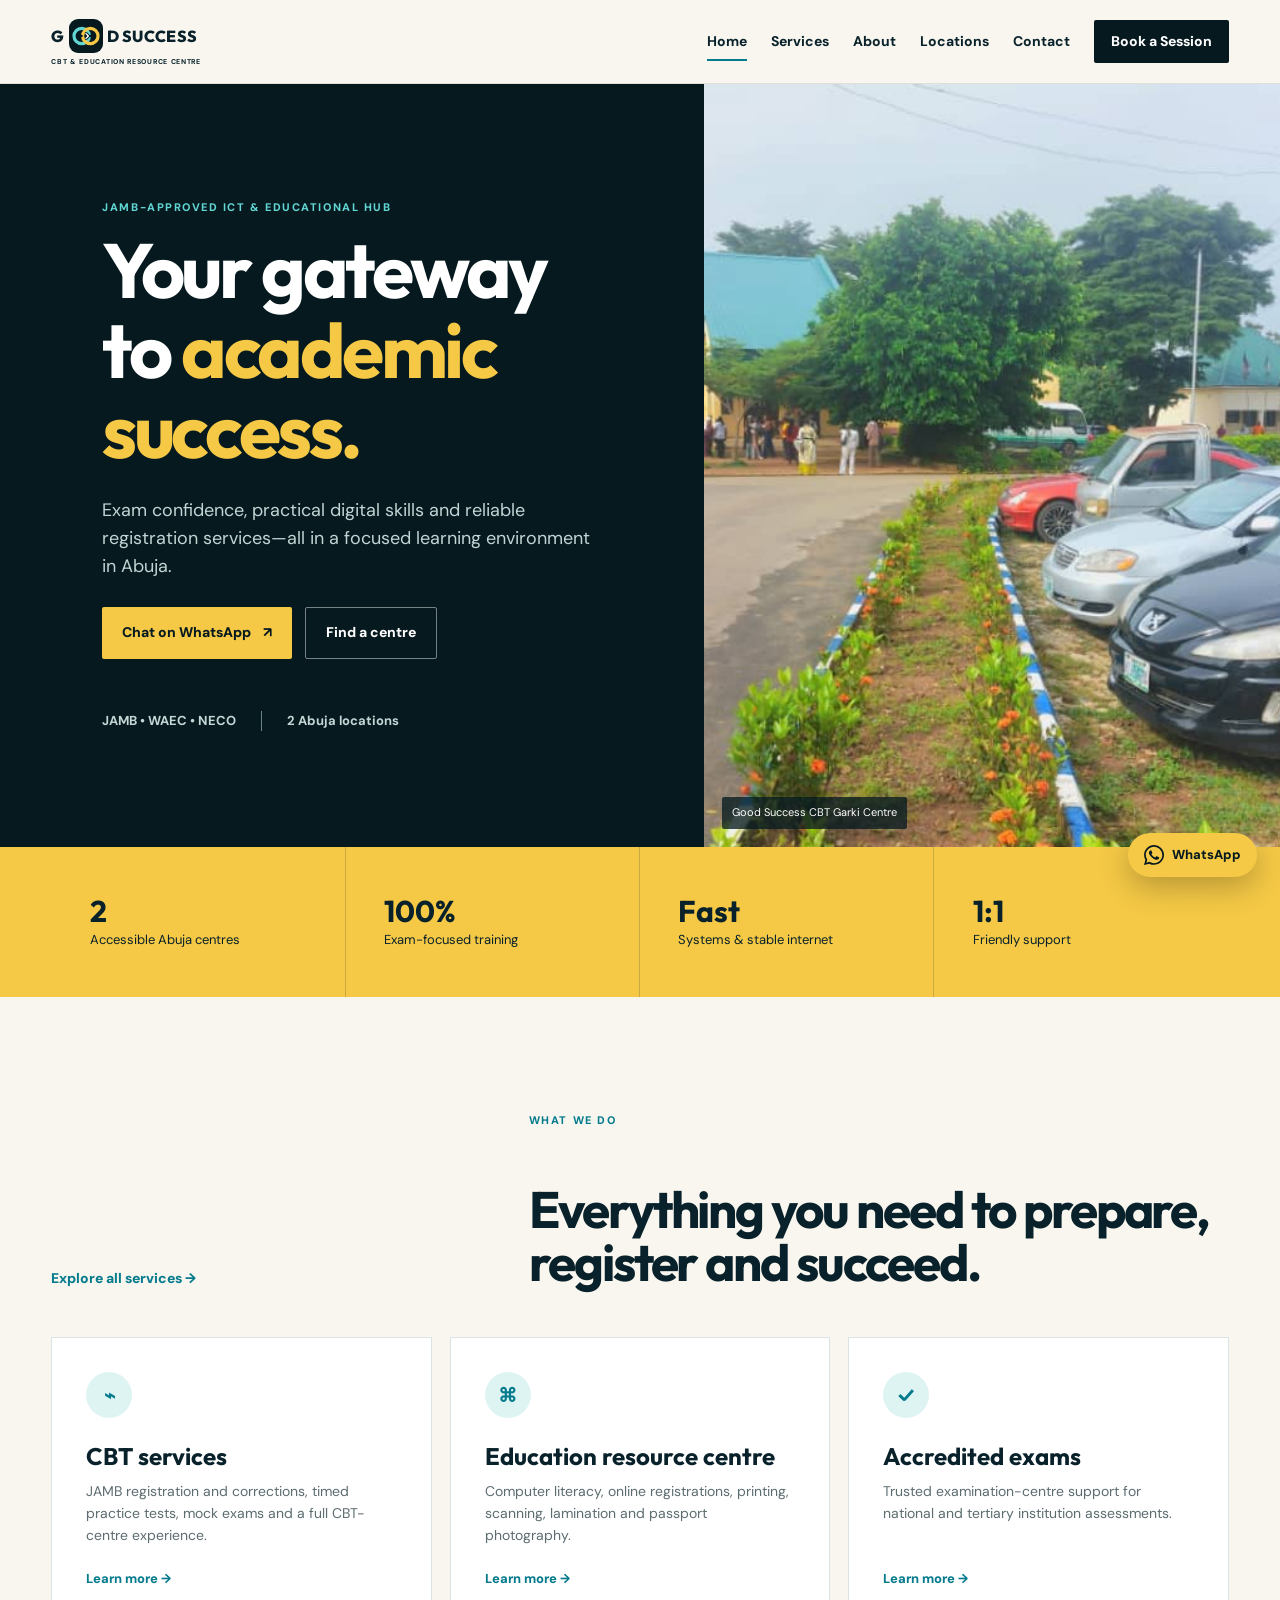
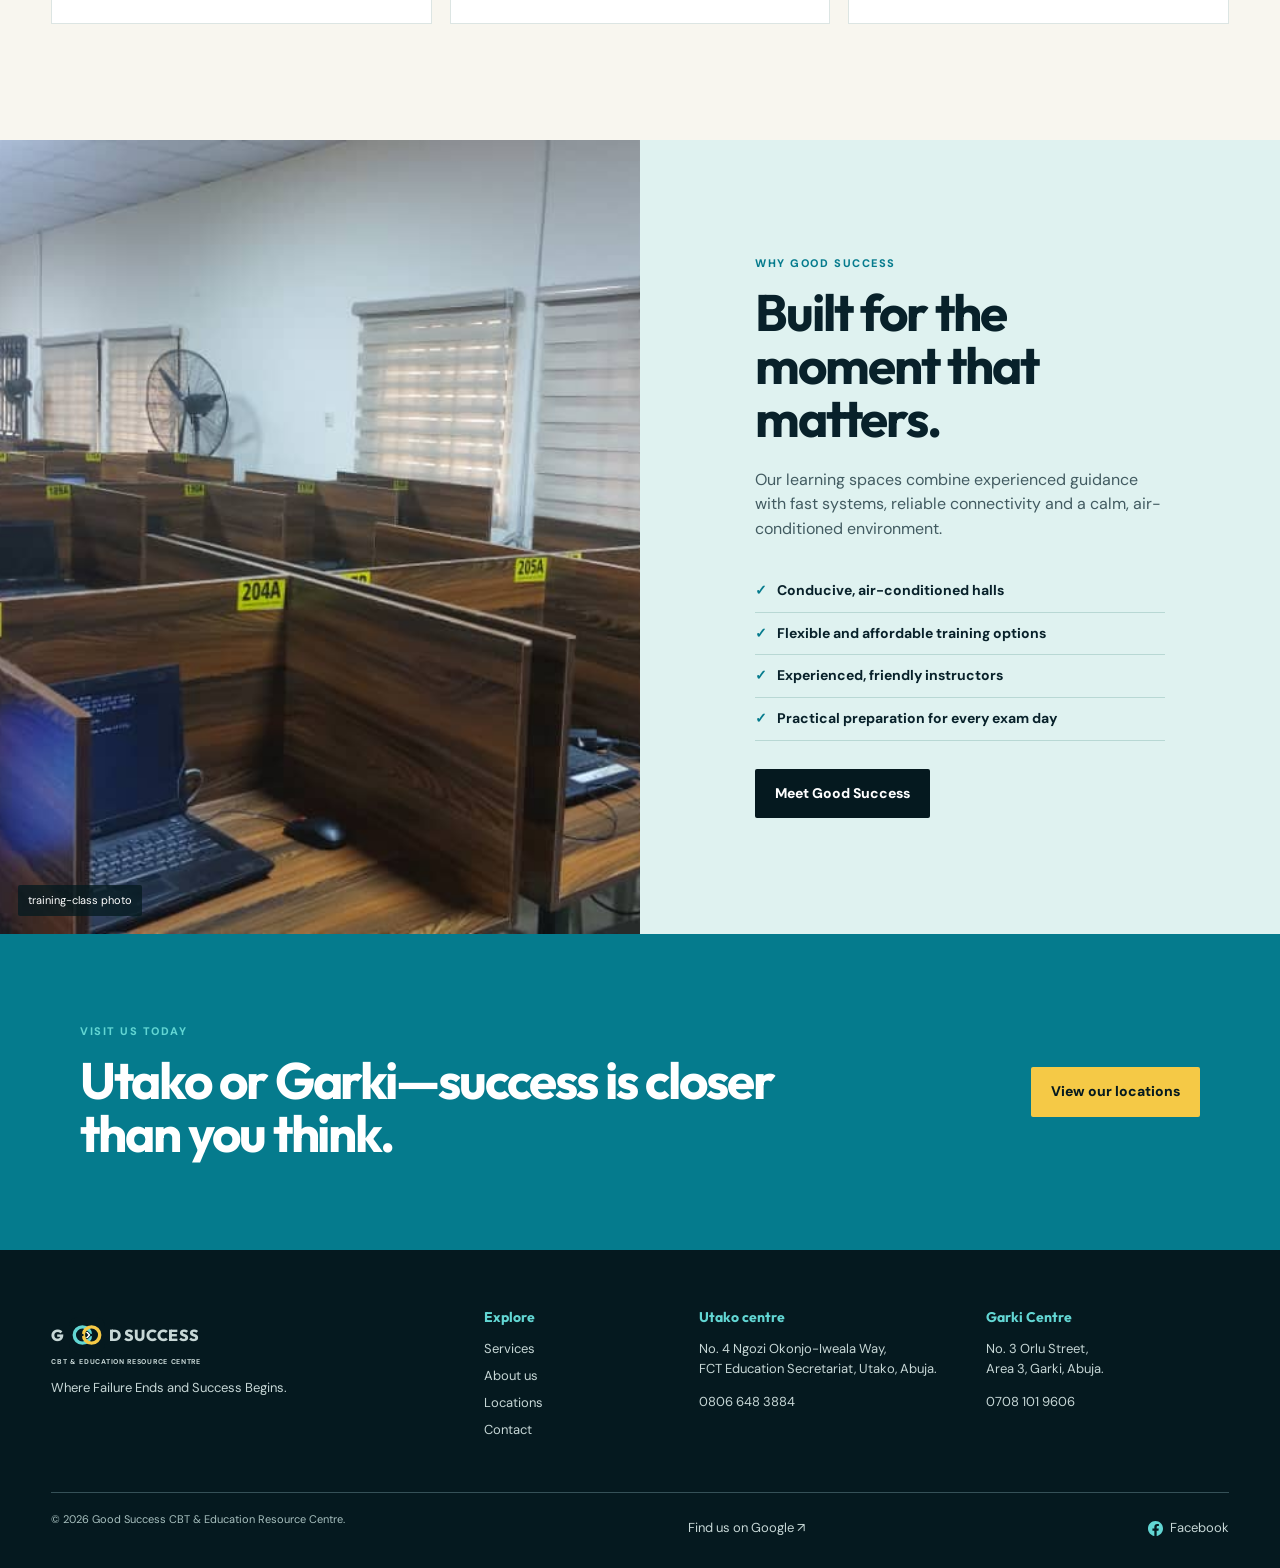
<file: index.html>
<!doctype html>
<html lang="en">
<head>
  <meta charset="utf-8">
  <meta name="viewport" content="width=device-width, initial-scale=1">
  <meta name="description" content="Good Success CBT & Education Resource Centre provides JAMB, WAEC and NECO CBT services, exam training and digital skills training in Utako and Garki, Abuja.">
  <meta name="keywords" content="CBT centre Abuja, JAMB registration Utako, CBT training Garki, WAEC registration Abuja, NECO CBT centre">
  <meta property="og:title" content="Good Success CBT & Education Resource Centre | Abuja">
  <meta property="og:description" content="Where Failure Ends and Success Begins.">
  <meta property="og:type" content="website">
  <meta property="og:url" content="https://www.goodsuccesscbt.com/">
  <title>Good Success CBT & Education Resource Centre | Abuja</title>
  <link rel="preconnect" href="https://fonts.googleapis.com">
  <link rel="preconnect" href="https://fonts.gstatic.com" crossorigin>
  <link href="https://fonts.googleapis.com/css2?family=DM+Sans:wght@400;500;600;700&family=Outfit:wght@500;600;700;800&display=swap" rel="stylesheet">
  <link rel="stylesheet" href="styles.css">
  <script type="application/ld+json">{"@context":"https://schema.org","@type":"EducationalOrganization","name":"Good Success CBT and Education Resource Centre","url":"https://www.goodsuccesscbt.com/","telephone":"+2348066483884","address":{"@type":"PostalAddress","streetAddress":"Department of Science, Technology and Innovation, No. 4 Ngozi Okonjo-Iweala Way, FCT Education Secretariat","addressLocality":"Utako, Abuja","addressCountry":"NG"}}</script>
</head>
<body>
  <header class="site-header"><a class="brand" href="index.html" aria-label="Good Success home"><span class="brand-mark">GS</span><span>GOOD SUCCESS<small>CBT & EDUCATION RESOURCE CENTRE</small></span></a>
    <button class="menu-toggle" aria-expanded="false" aria-controls="main-nav">=</button><nav id="main-nav">
    <a class="active" href="index.html">Home</a>
    <a href="services.html">Services</a>
    <a href="about.html">About</a>
    <a href="locations.html">Locations</a>
    <a href="contact.html">Contact</a>
    <a class="nav-cta" href="contact.html">Book a Session</a></nav></header>
  <main>
    <section class="hero"><div class="hero-copy"><p class="eyebrow">JAMB-approved ICT & educational hub</p><h1>Your gateway to <em>academic success.</em></h1>
      <p class="lede">Exam confidence, practical digital skills and reliable registration services—all in a focused learning environment in Abuja.</p>
      <div class="actions"><a class="button button-yellow" href="https://wa.me/2348066483884?text=Hello%20Good%20Success%2C%20I%20would%20like%20to%20enquire%20about%20your%20services." target="_blank" rel="noopener">Chat on WhatsApp <span>↗</span></a>
        <a class="button button-ghost" href="locations.html">Find a centre</a></div><div class="trust-row"><span>JAMB • WAEC • NECO</span><span>2 Abuja locations</span></div></div>
        <div class="hero-visual"><img src="assets\main.jpeg" alt="Good Success CBT Garki Centre"><span class="image-note">Good Success CBT Garki Centre</span></div></section>
    <section class="stats"><div><strong>2</strong><span>Accessible Abuja centres</span></div><div><strong>100%</strong>
      <span>Exam-focused training</span></div><div><strong>Fast</strong><span>Systems & stable internet</span></div>
      <div><strong>1:1</strong><span>Friendly support</span></div></section>
    <section class="section"><div class="section-heading"><p class="eyebrow">What we do</p><h2>Everything you need to prepare, register and succeed.</h2>
      <a href="services.html" class="text-link">Explore all services →</a></div><div class="service-grid"><article class="service-card">
        <span class="icon">⌁</span><h3>CBT services</h3><p>JAMB registration and corrections, timed practice tests, mock exams and a full CBT-centre experience.</p>
        <a href="services.html#cbt">Learn more →</a></article><article class="service-card"><span class="icon">⌘</span><h3>Education resource centre</h3><p>Computer literacy, online registrations, printing, scanning, lamination and passport photography.</p>
          <a href="services.html#resource">Learn more →</a></article><article class="service-card">
            <span class="icon">✓</span><h3>Accredited exams</h3><p>Trusted examination-centre support for national and tertiary institution assessments.</p>
            <a href="services.html#exams">Learn more →</a></article></div></section>
    <section class="split-section"><div class="split-image"><img src="assets\cbt-training.jpeg" alt="CBT training class"><span class="image-note">training-class photo</span></div><div class="split-copy">
      <p class="eyebrow">Why Good Success</p><h2>Built for the moment that matters.</h2>
      <p>Our learning spaces combine experienced guidance with fast systems, reliable connectivity and a calm, air-conditioned environment.</p>
      <ul class="check-list"><li>Conducive, air-conditioned halls</li>
        <li>Flexible and affordable training options</li><li>Experienced, friendly instructors</li>
        <li>Practical preparation for every exam day</li></ul>
        <a class="button button-dark" href="about.html">Meet Good Success</a></div></section>
    <section class="location-banner"><div><p class="eyebrow">Visit us today</p><h2>Utako or Garki—success is closer than you think.</h2></div><a class="button button-yellow" href="locations.html">View our locations</a></section>
  </main>
  <footer><div class="footer-top"><div><a class="brand footer-brand" href="index.html"><span class="brand-mark">GS</span><span>GOOD SUCCESS<small>CBT & EDUCATION RESOURCE CENTRE</small></span></a><p>Where Failure Ends and Success Begins.</p></div><div><h3>Explore</h3><a href="services.html">Services</a><a href="about.html">About us</a><a href="locations.html">Locations</a><a href="contact.html">Contact</a></div><div><h3>Utako centre</h3><p>No. 4 Ngozi Okonjo-Iweala Way,<br>FCT Education Secretariat, Utako, Abuja.</p><a href="tel:+2348066483884">0806 648 3884</a></div><div><h3>Garki branch</h3><p>No. 3 Orlu Street,<br>Area 3, Garki, Abuja.</p><a href="tel:+2347081019606">0708 101 9606</a></div></div><div class="footer-bottom"><span>© <span data-year></span> Good Success CBT & Education Resource Centre.</span><a href="https://www.google.com/search?q=Good+Success+CBT+and+Education+Resource+Centre" target="_blank" rel="noopener">Find us on Google ↗</a></div></footer>
  <a class="whatsapp-fab" href="https://wa.me/2348066483884?text=Hello%20Good%20Success%2C%20I%20would%20like%20to%20enquire%20about%20your%20services." target="_blank" rel="noopener" aria-label="Chat with Good Success on WhatsApp">⌕<span>WhatsApp</span></a><script src="script.js"></script>
</body></html>
</file>
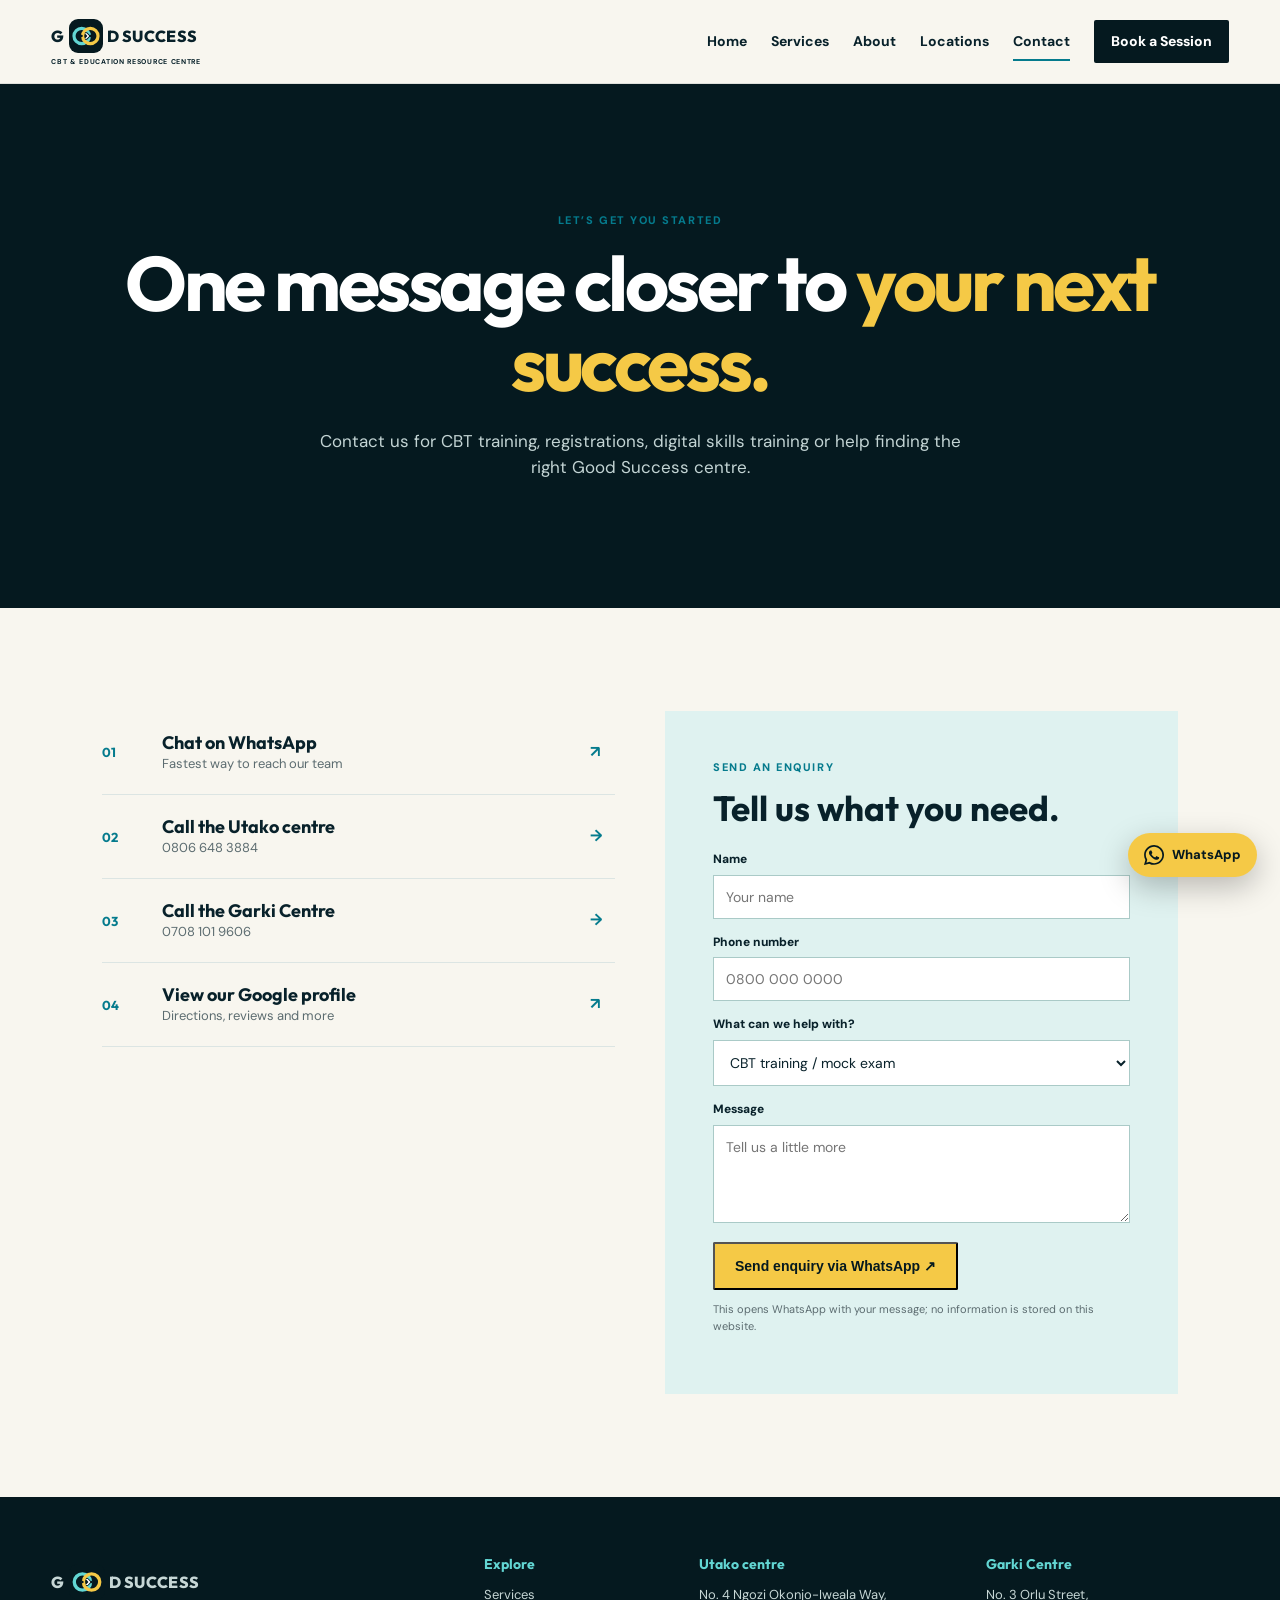
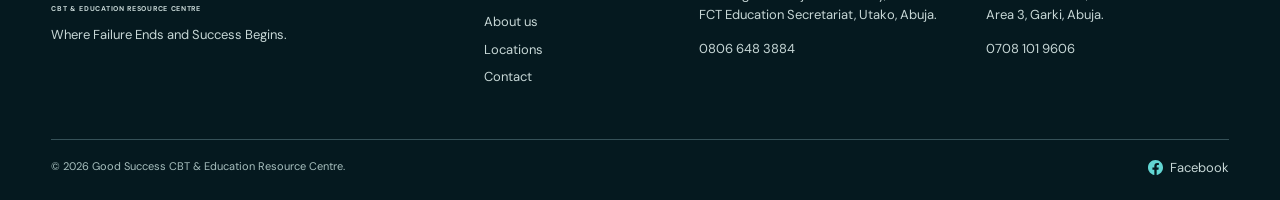
<file: contact.html>
<!doctype html><html lang="en"><head><meta charset="utf-8"><meta name="viewport" content="width=device-width, initial-scale=1"><meta name="description" content="Contact Good Success CBT & Education Resource Centre in Abuja for CBT training, registrations, computer lessons and examination-centre support."><title>Contact Good Success CBT | Utako & Garki, Abuja</title><link rel="preconnect" href="https://fonts.googleapis.com"><link rel="preconnect" href="https://fonts.gstatic.com" crossorigin><link href="https://fonts.googleapis.com/css2?family=DM+Sans:wght@400;500;600;700&family=Outfit:wght@500;600;700;800&display=swap" rel="stylesheet"><link rel="stylesheet" href="styles.css"></head><body><header class="site-header"><a class="brand" href="index.html"><span class="brand-mark">GS</span><span>GOOD SUCCESS<small>CBT & EDUCATION RESOURCE CENTRE</small></span></a><button class="menu-toggle" aria-expanded="false" aria-controls="main-nav">Menu</button><nav id="main-nav"><a href="index.html">Home</a><a href="services.html">Services</a><a href="about.html">About</a><a href="locations.html">Locations</a><a class="active" href="contact.html">Contact</a><a class="nav-cta" href="contact.html">Book a Session</a></nav></header><main><section class="page-hero contact-hero"><p class="eyebrow">Let’s get you started</p><h1>One message closer to <em>your next success.</em></h1><p>Contact us for CBT training, registrations, digital skills training or help finding the right Good Success centre.</p></section><section class="contact-grid"><div class="contact-options"><a href="https://wa.me/2348066483884?text=Hello%20Good%20Success%2C%20I%20would%20like%20to%20enquire%20about%20your%20services." target="_blank" rel="noopener"><span>01</span><div><strong>Chat on WhatsApp</strong><small>Fastest way to reach our team</small></div><b>↗</b></a><a href="tel:+2348066483884"><span>02</span><div><strong>Call the Utako centre</strong><small>0806 648 3884</small></div><b>→</b></a><a href="tel:+2347081019606"><span>03</span><div><strong>Call the Garki branch</strong><small>0708 101 9606</small></div><b>→</b></a><a href="https://www.google.com/search?q=Good+Success+CBT+and+Education+Resource+Centre" target="_blank" rel="noopener"><span>04</span><div><strong>View our Google profile</strong><small>Directions, reviews and more</small></div><b>↗</b></a></div><form class="contact-form" data-contact-form><p class="eyebrow">Send an enquiry</p><h2>Tell us what you need.</h2><label>Name<input required name="name" type="text" placeholder="Your name"></label><label>Phone number<input required name="phone" type="tel" placeholder="0800 000 0000"></label><label>What can we help with?<select name="service"><option>CBT training / mock exam</option><option>JAMB registration or correction</option><option>Computer training</option><option>Document / online registration service</option><option>Other enquiry</option></select></label><label>Message<textarea name="message" rows="4" placeholder="Tell us a little more"></textarea></label><button class="button button-yellow" type="submit">Send enquiry via WhatsApp ↗</button><p class="form-note">This opens WhatsApp with your message; no information is stored on this website.</p></form></section></main><footer><div class="footer-top"><div><a class="brand footer-brand" href="index.html"><span class="brand-mark">GS</span><span>GOOD SUCCESS<small>CBT & EDUCATION RESOURCE CENTRE</small></span></a><p>Where Failure Ends and Success Begins.</p></div><div><h3>Explore</h3><a href="services.html">Services</a><a href="about.html">About us</a><a href="locations.html">Locations</a><a href="contact.html">Contact</a></div><div><h3>Utako centre</h3><p>No. 4 Ngozi Okonjo-Iweala Way,<br>FCT Education Secretariat, Utako, Abuja.</p><a href="tel:+2348066483884">0806 648 3884</a></div><div><h3>Garki branch</h3><p>No. 3 Orlu Street,<br>Area 3, Garki, Abuja.</p><a href="tel:+2347081019606">0708 101 9606</a></div></div><div class="footer-bottom"><span>© <span data-year></span> Good Success CBT & Education Resource Centre.</span></div></footer><a class="whatsapp-fab" href="https://wa.me/2348066483884" target="_blank" rel="noopener" aria-label="Chat on WhatsApp">⌕<span>WhatsApp</span></a><script src="script.js"></script></body></html>
</file>
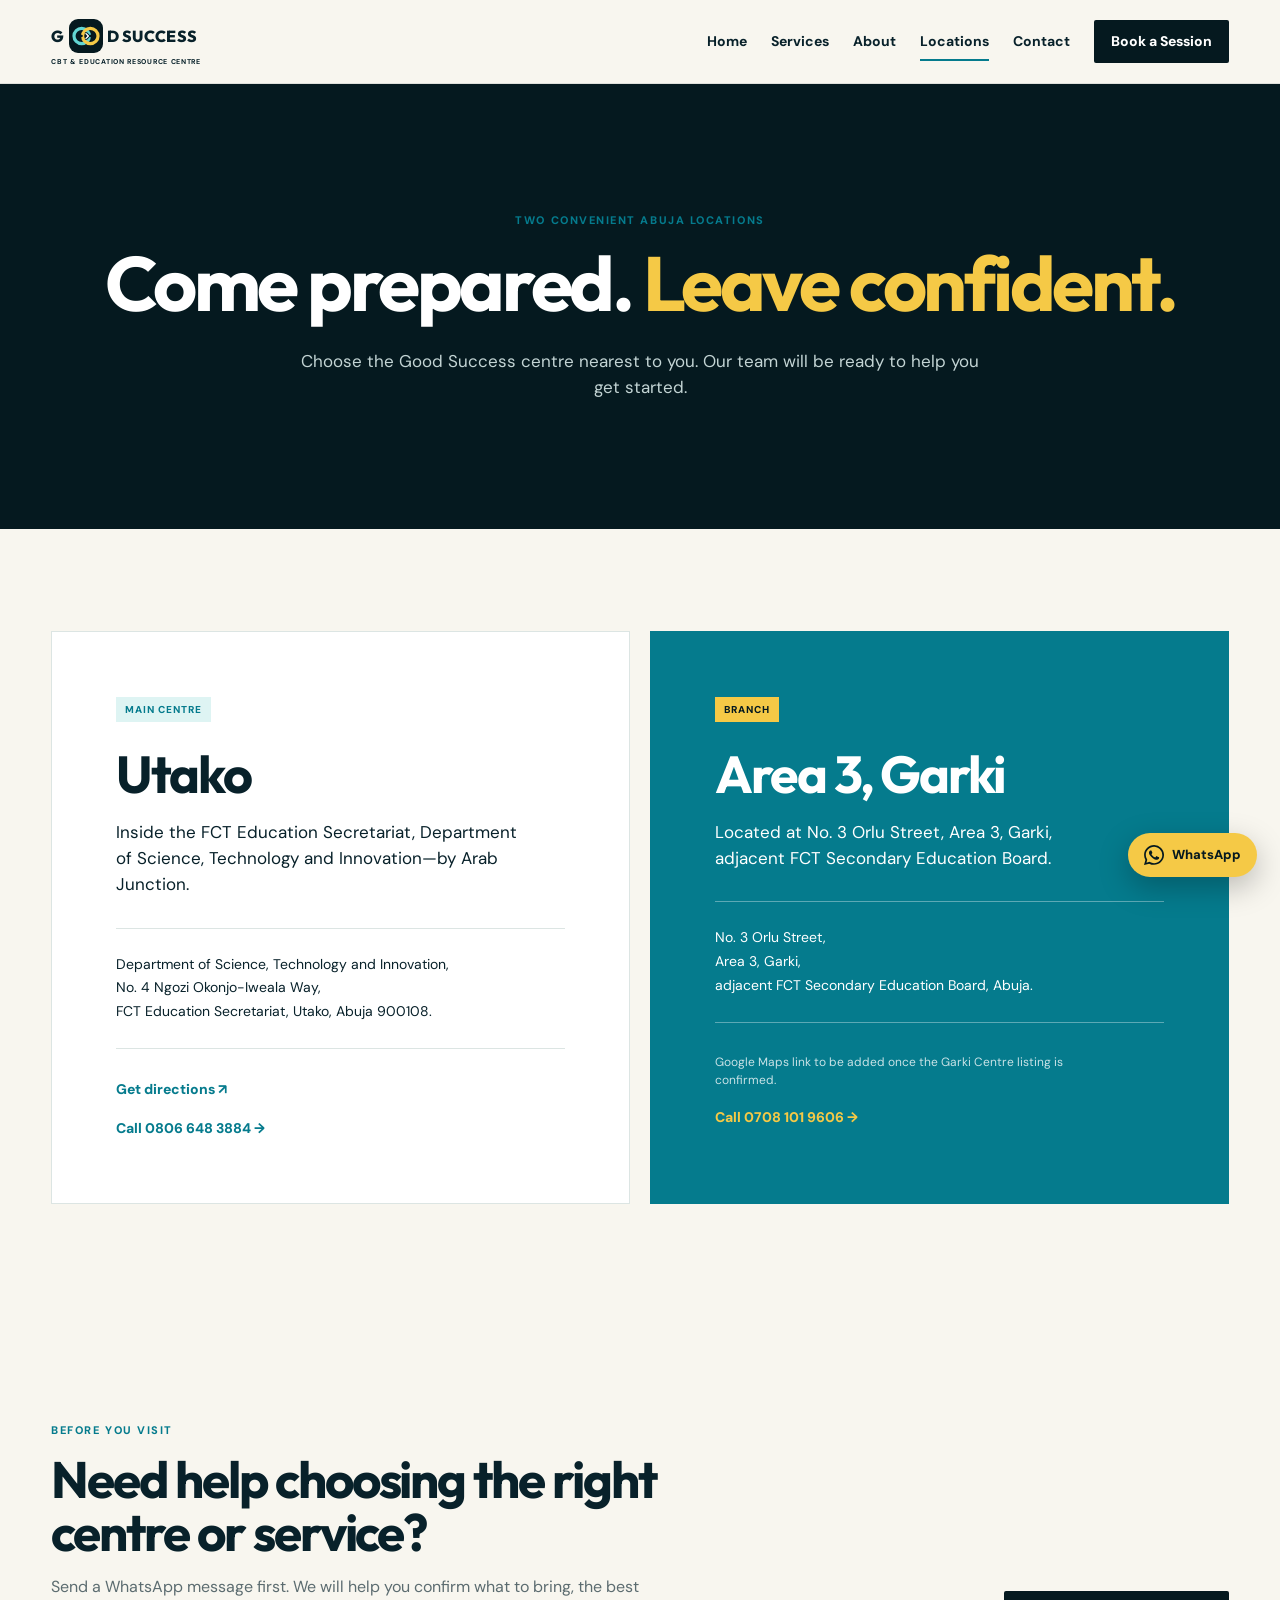
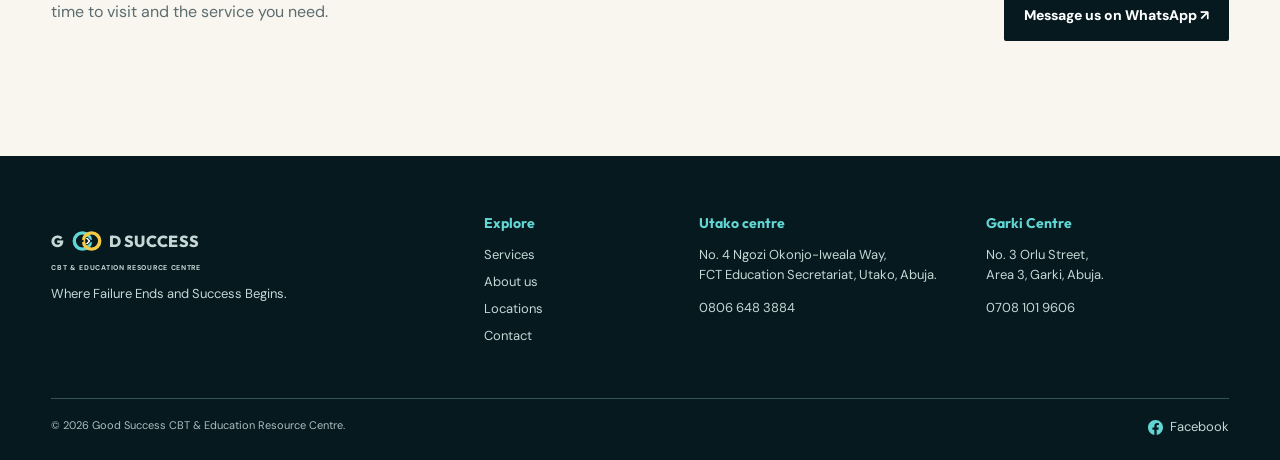
<file: locations.html>
<!doctype html><html lang="en"><head><meta charset="utf-8"><meta name="viewport" content="width=device-width, initial-scale=1"><meta name="description" content="Visit Good Success CBT & Education Resource Centre in Utako or Area 3, Garki, Abuja. Get directions, call or message us on WhatsApp."><title>Our Abuja Locations | Good Success CBT</title><link rel="preconnect" href="https://fonts.googleapis.com"><link rel="preconnect" href="https://fonts.gstatic.com" crossorigin><link href="https://fonts.googleapis.com/css2?family=DM+Sans:wght@400;500;600;700&family=Outfit:wght@500;600;700;800&display=swap" rel="stylesheet"><link rel="stylesheet" href="styles.css"></head><body><header class="site-header"><a class="brand" href="index.html"><span class="brand-mark">GS</span><span>GOOD SUCCESS<small>CBT & EDUCATION RESOURCE CENTRE</small></span></a><button class="menu-toggle" aria-expanded="false" aria-controls="main-nav">Menu</button><nav id="main-nav"><a href="index.html">Home</a><a href="services.html">Services</a><a href="about.html">About</a><a class="active" href="locations.html">Locations</a><a href="contact.html">Contact</a><a class="nav-cta" href="contact.html">Book a Session</a></nav></header><main><section class="page-hero"><p class="eyebrow">Two convenient Abuja locations</p><h1>Come prepared. <em>Leave confident.</em></h1><p>Choose the Good Success centre nearest to you. Our team will be ready to help you get started.</p></section><section class="location-grid"><article class="location-card"><div class="location-label">Main centre</div><h2>Utako</h2><p>Inside the FCT Education Secretariat, Department of Science, Technology and Innovation—by Arab Junction.</p><address>Department of Science, Technology and Innovation,<br>No. 4 Ngozi Okonjo-Iweala Way,<br>FCT Education Secretariat, Utako, Abuja 900108.</address><a class="text-link" href="https://www.google.com/maps/search/?api=1&query=Good+Success+CBT+and+Education+Resource+Centre+Utako+Abuja" target="_blank" rel="noopener">Get directions ↗</a><a class="text-link" href="tel:+2348066483884">Call 0806 648 3884 →</a></article><article class="location-card accent"><div class="location-label">Branch</div><h2>Area 3, Garki</h2><p>Conveniently located inside Government Science & Technical College, Area 3, Garki.</p><address>No. 3 Orlu Street,<br>Area 3, Garki, Abuja.</address><p class="map-note">Google Maps link to be added once the branch listing is confirmed.</p><a class="text-link" href="tel:+2347081019606">Call 0708 101 9606 →</a></article></section><section class="section visit-section"><div><p class="eyebrow">Before you visit</p><h2>Need help choosing the right centre or service?</h2><p>Send a WhatsApp message first. We will help you confirm what to bring, the best time to visit and the service you need.</p></div><a class="button button-dark" href="https://wa.me/2348066483884?text=Hello%20Good%20Success%2C%20I%20would%20like%20to%20visit%20a%20centre." target="_blank" rel="noopener">Message us on WhatsApp ↗</a></section></main><footer><div class="footer-top"><div><a class="brand footer-brand" href="index.html"><span class="brand-mark">GS</span><span>GOOD SUCCESS<small>CBT & EDUCATION RESOURCE CENTRE</small></span></a><p>Where Failure Ends and Success Begins.</p></div><div><h3>Explore</h3><a href="services.html">Services</a><a href="about.html">About us</a><a href="locations.html">Locations</a><a href="contact.html">Contact</a></div><div><h3>Utako centre</h3><p>No. 4 Ngozi Okonjo-Iweala Way,<br>FCT Education Secretariat, Utako, Abuja.</p><a href="tel:+2348066483884">0806 648 3884</a></div><div><h3>Garki branch</h3><p>No. 3 Orlu Street,<br>Area 3, Garki, Abuja.</p><a href="tel:+2347081019606">0708 101 9606</a></div></div><div class="footer-bottom"><span>© <span data-year></span> Good Success CBT & Education Resource Centre.</span></div></footer><a class="whatsapp-fab" href="https://wa.me/2348066483884" target="_blank" rel="noopener" aria-label="Chat on WhatsApp">⌕<span>WhatsApp</span></a><script src="script.js"></script></body></html>
</file>
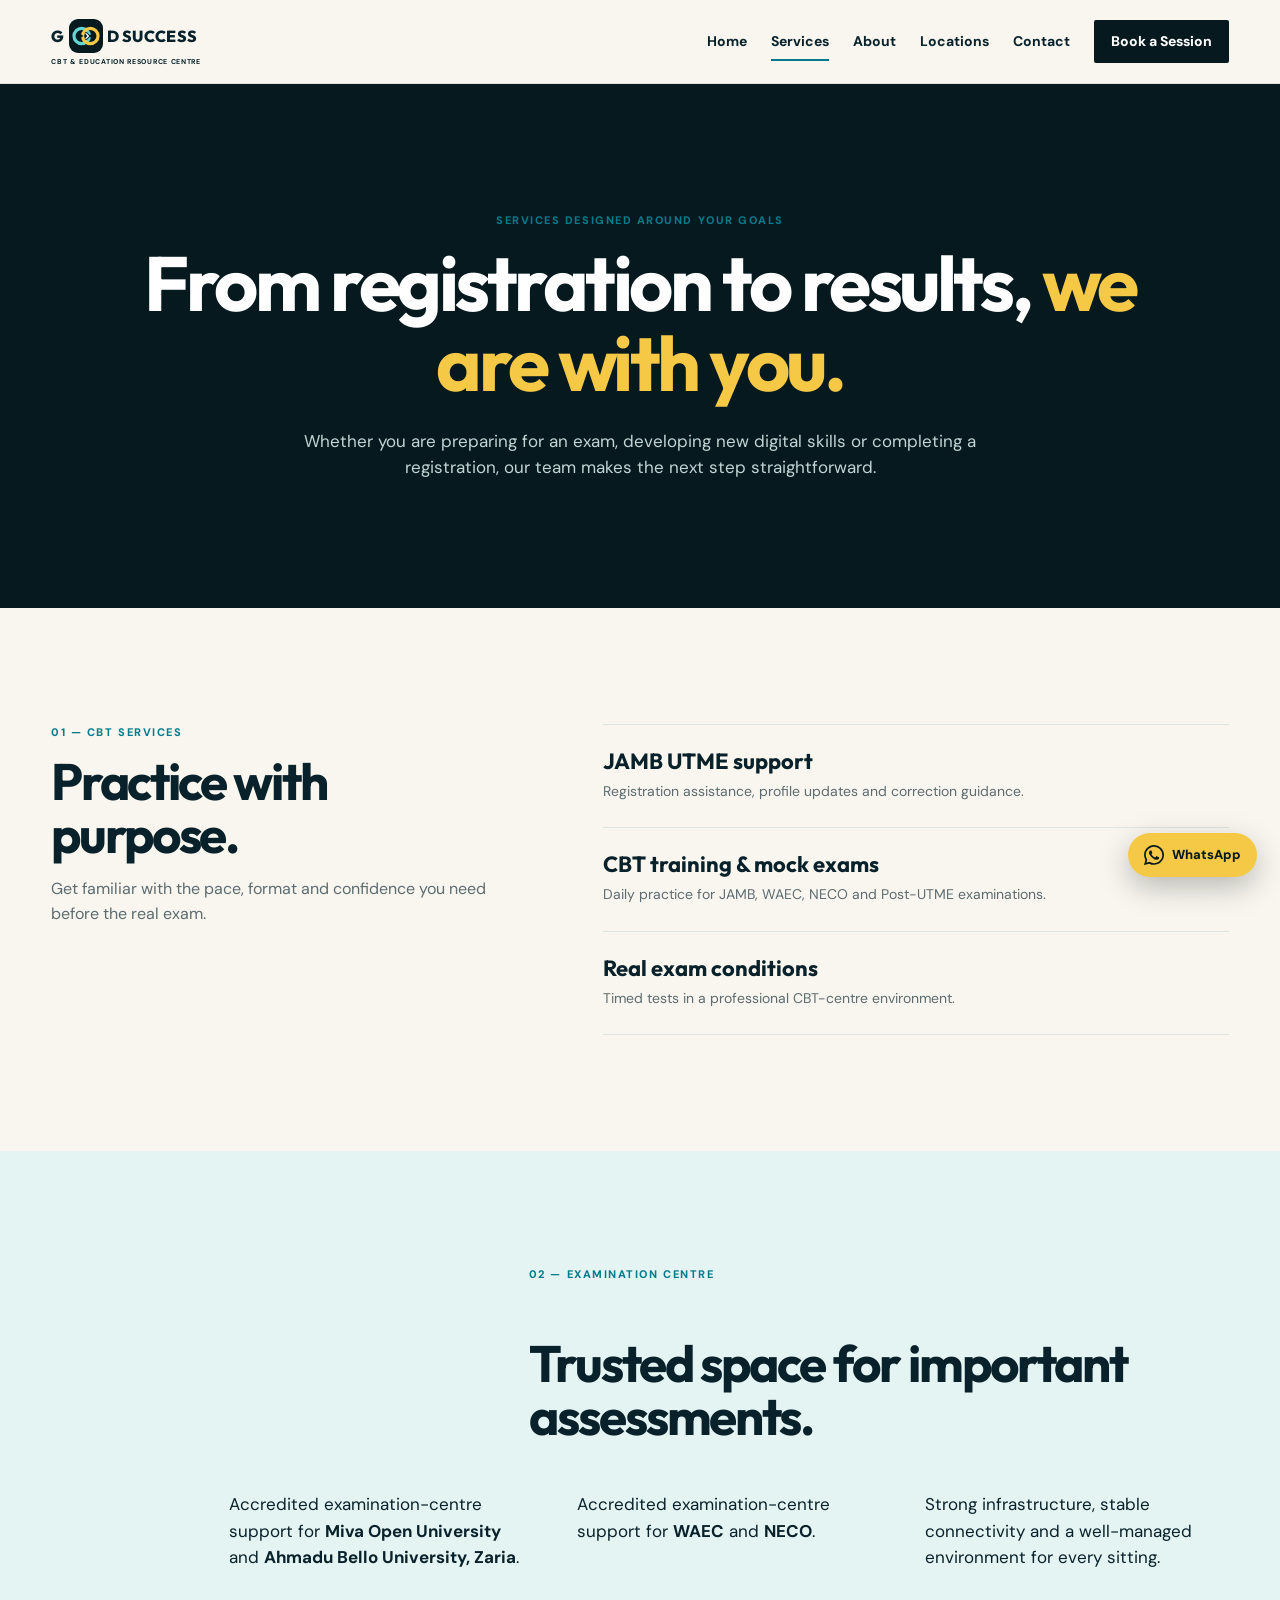
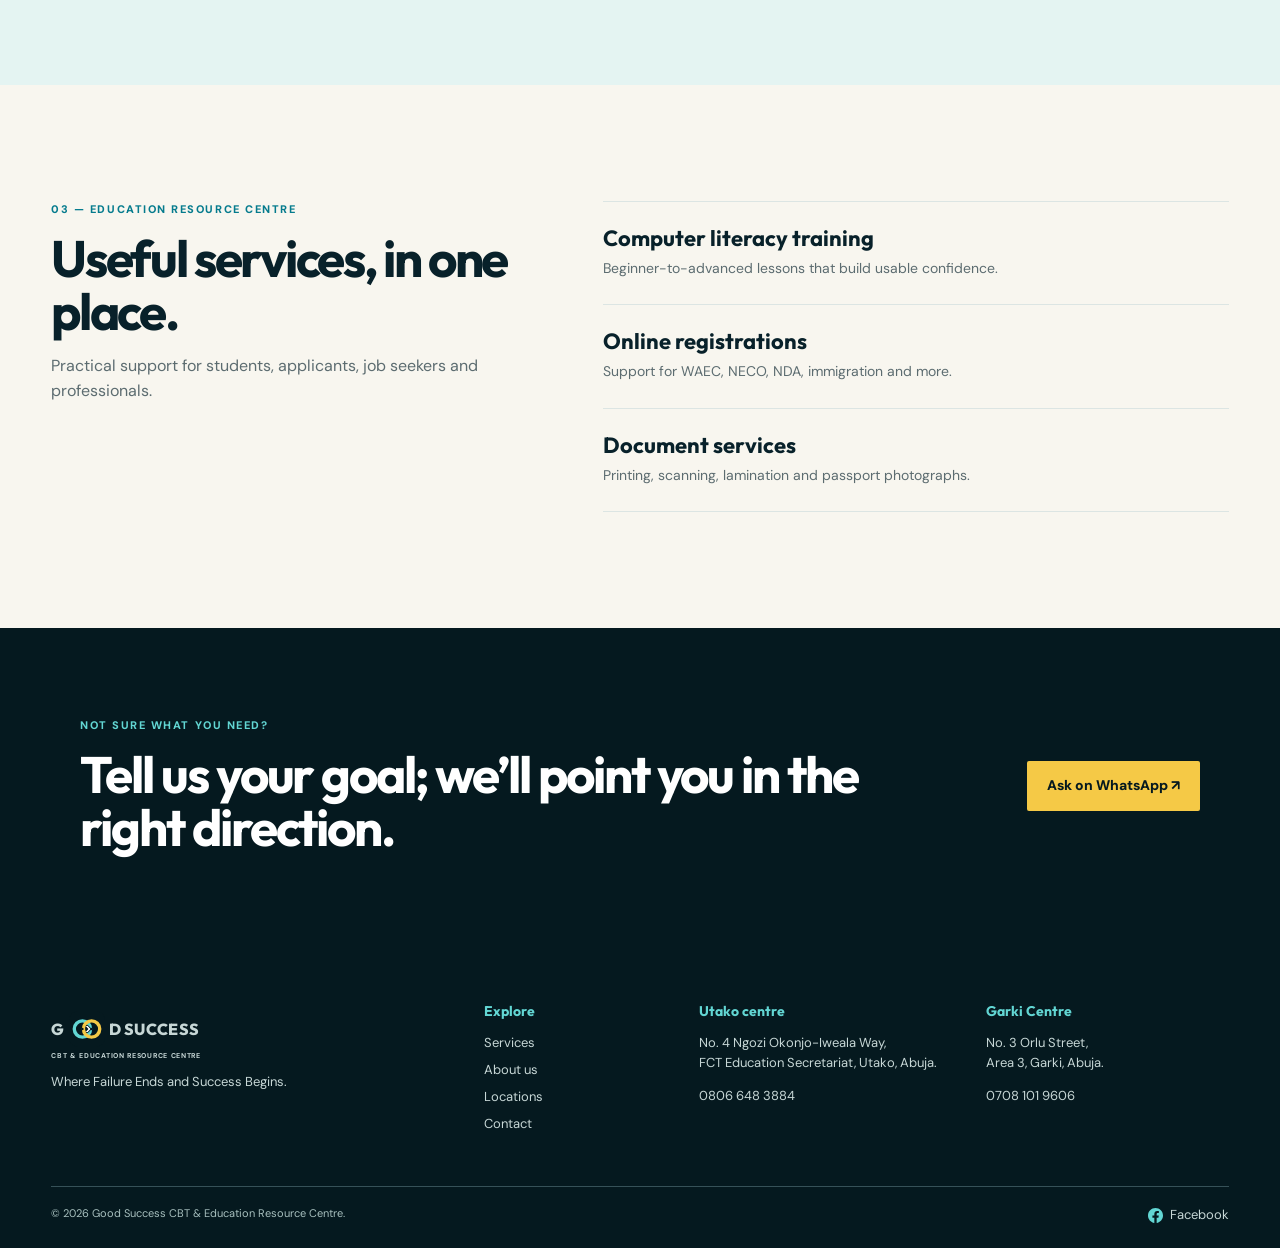
<file: services.html>
<!doctype html><html lang="en"><head><meta charset="utf-8"><meta name="viewport" content="width=device-width, initial-scale=1"><meta name="description" content="Explore Good Success CBT services, exam preparation, registration support, computer training and resource-centre services in Abuja."><title>CBT, Training & Registration Services | Good Success Abuja</title><link rel="preconnect" href="https://fonts.googleapis.com"><link rel="preconnect" href="https://fonts.gstatic.com" crossorigin><link href="https://fonts.googleapis.com/css2?family=DM+Sans:wght@400;500;600;700&family=Outfit:wght@500;600;700;800&display=swap" rel="stylesheet"><link rel="stylesheet" href="styles.css"></head><body><header class="site-header"><a class="brand" href="index.html"><span class="brand-mark">GS</span><span>GOOD SUCCESS<small>CBT & EDUCATION RESOURCE CENTRE</small></span></a><button class="menu-toggle" aria-expanded="false" aria-controls="main-nav">Menu</button><nav id="main-nav"><a href="index.html">Home</a><a class="active" href="services.html">Services</a><a href="about.html">About</a><a href="locations.html">Locations</a><a href="contact.html">Contact</a><a class="nav-cta" href="contact.html">Book a Session</a></nav></header><main><section class="page-hero"><p class="eyebrow">Services designed around your goals</p><h1>From registration to results, <em>we are with you.</em></h1><p>Whether you are preparing for an exam, developing new digital skills or completing a registration, our team makes the next step straightforward.</p></section><section class="section service-detail" id="cbt"><div><p class="eyebrow">01 — CBT services</p><h2>Practice with purpose.</h2><p>Get familiar with the pace, format and confidence you need before the real exam.</p></div><div class="detail-list"><article><h3>JAMB UTME support</h3><p>Registration assistance, profile updates and correction guidance.</p></article><article><h3>CBT training & mock exams</h3><p>Daily practice for JAMB, WAEC, NECO and Post-UTME examinations.</p></article><article><h3>Real exam conditions</h3><p>Timed tests in a professional CBT-centre environment.</p></article></div></section><section class="section tinted" id="exams"><div class="section-heading"><p class="eyebrow">02 — Examination centre</p><h2>Trusted space for important assessments.</h2></div><div class="three-columns"><p>Accredited examination-centre support for <strong>Miva Open University</strong> and <strong>Ahmadu Bello University, Zaria</strong>.</p><p>Accredited examination-centre support for <strong>WAEC</strong> and <strong>NECO</strong>.</p><p>Strong infrastructure, stable connectivity and a well-managed environment for every sitting.</p></div></section><section class="section service-detail" id="resource"><div><p class="eyebrow">03 — Education resource centre</p><h2>Useful services, in one place.</h2><p>Practical support for students, applicants, job seekers and professionals.</p></div><div class="detail-list"><article><h3>Computer literacy training</h3><p>Beginner-to-advanced lessons that build usable confidence.</p></article><article><h3>Online registrations</h3><p>Support for WAEC, NECO, NDA, immigration and more.</p></article><article><h3>Document services</h3><p>Printing, scanning, lamination and passport photographs.</p></article></div></section><section class="callout"><div><p class="eyebrow">Not sure what you need?</p><h2>Tell us your goal; we’ll point you in the right direction.</h2></div><a class="button button-yellow" href="https://wa.me/2348066483884?text=Hello%20Good%20Success%2C%20I%20need%20help%20choosing%20a%20service." target="_blank" rel="noopener">Ask on WhatsApp ↗</a></section></main><footer><div class="footer-top"><div><a class="brand footer-brand" href="index.html"><span class="brand-mark">GS</span><span>GOOD SUCCESS<small>CBT & EDUCATION RESOURCE CENTRE</small></span></a><p>Where Failure Ends and Success Begins.</p></div><div><h3>Explore</h3><a href="services.html">Services</a><a href="about.html">About us</a><a href="locations.html">Locations</a><a href="contact.html">Contact</a></div><div><h3>Utako centre</h3><p>No. 4 Ngozi Okonjo-Iweala Way,<br>FCT Education Secretariat, Utako, Abuja.</p><a href="tel:+2348066483884">0806 648 3884</a></div><div><h3>Garki branch</h3><p>No. 3 Orlu Street,<br>Area 3, Garki, Abuja.</p><a href="tel:+2347081019606">0708 101 9606</a></div></div><div class="footer-bottom"><span>© <span data-year></span> Good Success CBT & Education Resource Centre.</span></div></footer><a class="whatsapp-fab" href="https://wa.me/2348066483884" target="_blank" rel="noopener" aria-label="Chat on WhatsApp">⌕<span>WhatsApp</span></a><script src="script.js"></script></body></html>
</file>
<file: styles.css>
:root{--ink:#08212a;--deep:#05191f;--teal:#057b8d;--cyan:#62d6d3;--yellow:#f5c946;--cream:#f8f6ef;--muted:#5c6c70;--line:#dce5e3;--display:'Outfit',sans-serif;--body:'DM Sans',sans-serif}*{box-sizing:border-box}html{scroll-behavior:smooth}body{margin:0;background:var(--cream);color:var(--ink);font-family:var(--body);line-height:1.55}a{color:inherit;text-decoration:none}img{display:block;width:100%;height:auto}.site-header{min-height:84px;display:flex;align-items:center;justify-content:space-between;padding:16px max(4vw,30px);border-bottom:1px solid rgba(8,33,42,.1);background:rgba(248,246,239,.95);position:sticky;z-index:20;top:0;backdrop-filter:blur(14px)}.brand{display:flex;align-items:center;gap:10px;font-family:var(--display);font-weight:800;font-size:16px;letter-spacing:.02em;line-height:1.05}.brand small{display:block;font-family:var(--body);font-size:7px;letter-spacing:.1em;font-weight:700;margin-top:4px}.brand-mark{display:grid;place-items:center;width:42px;height:42px;background:var(--yellow);border-radius:50%;font-size:14px;color:var(--deep)}nav{display:flex;align-items:center;gap:24px;font-size:14px;font-weight:700}nav>a:not(.nav-cta){position:relative}nav>a.active:after,nav>a:not(.nav-cta):hover:after{content:"";position:absolute;left:0;right:0;bottom:-9px;height:2px;background:var(--teal)}.nav-cta,.button{display:inline-flex;align-items:center;justify-content:center;gap:12px;font-weight:800;border-radius:2px;transition:transform .2s,background .2s}.nav-cta{background:var(--deep);color:white;padding:11px 17px}.nav-cta:hover,.button:hover{transform:translateY(-2px)}.menu-toggle{display:none;border:0;background:none;color:var(--ink);font:700 14px var(--body)}.hero{display:grid;grid-template-columns:1.1fr .9fr;min-height:620px;background:var(--deep);color:white}.hero-copy{padding:clamp(70px,9vw,145px) clamp(30px,8vw,125px);align-self:center}.eyebrow{margin:0 0 14px;color:var(--teal);font-size:11px;letter-spacing:.14em;text-transform:uppercase;font-weight:800}.hero .eyebrow,.callout .eyebrow,.location-banner .eyebrow{color:var(--cyan)}h1,h2,h3{font-family:var(--display);line-height:1.04;margin:0}h1{font-size:clamp(45px,6vw,82px);letter-spacing:-.045em}h1 em,h2 em{font-style:normal;color:var(--yellow)}.lede{max-width:600px;margin:27px 0;font-size:18px;color:#c3d4d4}.actions{display:flex;gap:13px;flex-wrap:wrap}.button{padding:14px 20px;font-size:14px}.button-yellow{background:var(--yellow);color:var(--deep)}.button-ghost{border:1px solid rgba(255,255,255,.45);color:white}.button-dark{background:var(--deep);color:white}.trust-row{display:flex;gap:25px;flex-wrap:wrap;margin-top:52px;color:#c5d6d5;font-size:13px;font-weight:700}.trust-row span+span{border-left:1px solid #698488;padding-left:25px}.hero-visual,.split-image{position:relative;overflow:hidden}.hero-visual img{height:100%;object-fit:cover}.image-note{position:absolute;left:18px;bottom:18px;padding:7px 10px;background:rgba(5,25,31,.76);color:white;font-size:11px;border-radius:2px}.stats{display:grid;grid-template-columns:repeat(4,1fr);padding:0 max(4vw,30px);background:var(--yellow)}.stats div{min-height:150px;padding:34px clamp(16px,3vw,42px);display:grid;align-content:center;border-right:1px solid rgba(8,33,42,.18)}.stats div:last-child{border:0}.stats strong{font:700 30px var(--display)}.stats span{font-size:13px}.section{padding:clamp(70px,9vw,130px) max(4vw,30px)}.section-heading{display:grid;grid-template-columns:1fr minmax(250px,700px);gap:40px;align-items:end;margin-bottom:48px}.section-heading .eyebrow{grid-column:2}.section-heading h2{grid-column:2;font-size:clamp(34px,4vw,57px);letter-spacing:-.04em}.section-heading .text-link{grid-column:1;grid-row:2;align-self:end}.text-link{color:var(--teal);font-size:14px;font-weight:800;display:block;margin-top:17px}.service-grid{display:grid;grid-template-columns:repeat(3,1fr);gap:18px}.service-card{padding:34px;background:white;border:1px solid var(--line);min-height:280px;display:flex;flex-direction:column}.service-card .icon{display:grid;place-items:center;background:#def4f3;color:var(--teal);width:46px;height:46px;border-radius:50%;font:800 19px var(--display)}.service-card h3{font-size:24px;margin:26px 0 12px}.service-card p{color:var(--muted);font-size:14px;margin:0}.service-card a{font-size:13px;font-weight:800;color:var(--teal);margin-top:auto;padding-top:23px}.split-section{display:grid;grid-template-columns:1fr 1fr;background:#dff2f0}.split-image img{height:100%;min-height:520px;object-fit:cover}.split-copy{padding:clamp(60px,9vw,120px);align-self:center}.split-copy h2{font-size:clamp(34px,4vw,55px);letter-spacing:-.04em}.split-copy>p:not(.eyebrow){font-size:16px;color:#425b61;margin:22px 0}.check-list{padding:0;margin:28px 0;list-style:none;font-size:14px;font-weight:700}.check-list li{padding:10px 0;border-bottom:1px solid #b8d8d4}.check-list li:before{content:'✓';color:var(--teal);margin-right:10px}.location-banner,.callout{padding:clamp(55px,7vw,90px) max(4vw,80px);background:var(--teal);color:white;display:flex;justify-content:space-between;align-items:center;gap:30px}.location-banner h2,.callout h2{font-size:clamp(30px,4vw,52px);max-width:780px;letter-spacing:-.04em}.page-hero{background:var(--deep);color:white;padding:clamp(75px,10vw,150px) max(8vw,30px);text-align:center}.page-hero>p:not(.eyebrow){max-width:680px;margin:25px auto 0;color:#c3d4d4;font-size:17px}.service-detail{display:grid;grid-template-columns:.85fr 1.15fr;gap:90px}.service-detail h2{font-size:clamp(37px,4vw,62px);letter-spacing:-.045em}.service-detail>div>p:not(.eyebrow){color:var(--muted);font-size:16px}.detail-list article{border-top:1px solid var(--line);padding:25px 0}.detail-list article:last-child{border-bottom:1px solid var(--line)}.detail-list h3{font-size:22px}.detail-list p{color:var(--muted);font-size:14px;margin:8px 0 0}.tinted{background:#e4f4f2}.three-columns{display:grid;grid-template-columns:repeat(3,1fr);gap:45px;max-width:1000px;margin-left:auto}.three-columns p{font-size:17px;margin:0}.callout{background:var(--deep)}.about-split{background:white}.second-eyebrow{margin-top:36px!important}.partners{padding:clamp(60px,8vw,120px) max(4vw,30px);background:var(--deep);color:white;text-align:center}.partners h2{font-size:clamp(31px,4vw,54px);max-width:750px;margin:auto;letter-spacing:-.04em}.partner-list{display:flex;gap:12px;flex-wrap:wrap;justify-content:center;margin:48px 0 20px}.partner-list span{border:1px solid #496267;padding:12px 19px;font:700 14px var(--display);letter-spacing:.04em}.small-print{font-size:12px;color:#aac1c0}.location-grid{display:grid;grid-template-columns:1fr 1fr;gap:20px;padding:clamp(60px,8vw,120px) max(4vw,30px)}.location-card{background:white;padding:clamp(35px,5vw,70px);border:1px solid var(--line);min-height:475px}.location-card.accent{background:var(--teal);color:white;border-color:var(--teal)}.location-label{display:inline-block;padding:5px 9px;background:#def4f3;color:var(--teal);font-size:10px;font-weight:800;letter-spacing:.1em;text-transform:uppercase}.accent .location-label{background:var(--yellow);color:var(--deep)}.location-card h2{font-size:52px;margin:25px 0 12px;letter-spacing:-.04em}.location-card>p{font-size:17px;max-width:410px}.location-card address{font-style:normal;line-height:1.7;font-size:14px;padding:24px 0;border-top:1px solid var(--line);border-bottom:1px solid var(--line);margin:30px 0}.accent address{border-color:rgba(255,255,255,.35)}.accent .text-link{color:var(--yellow)}.map-note{font-size:12px!important;opacity:.78}.visit-section{display:flex;align-items:end;justify-content:space-between;gap:30px}.visit-section h2{font-size:clamp(32px,4vw,52px);max-width:750px;letter-spacing:-.04em}.visit-section>div>p:not(.eyebrow){max-width:600px;color:var(--muted)}.contact-grid{display:grid;grid-template-columns:1fr 1fr;gap:50px;padding:clamp(60px,8vw,120px) max(8vw,30px)}.contact-options{display:flex;flex-direction:column}.contact-options>a{display:grid;grid-template-columns:44px 1fr 25px;gap:16px;align-items:center;padding:20px 0;border-bottom:1px solid var(--line)}.contact-options span{font:700 13px var(--display);color:var(--teal)}.contact-options strong,.contact-options small{display:block}.contact-options strong{font:700 18px var(--display)}.contact-options small{font-size:13px;color:var(--muted)}.contact-options b{color:var(--teal)}.contact-form{padding:clamp(28px,4vw,48px);background:#dff2f0}.contact-form h2{font-size:35px;margin-bottom:24px}.contact-form label{display:block;margin:14px 0;font-size:12px;font-weight:800}input,select,textarea{width:100%;margin-top:6px;padding:12px;border:1px solid #aacac7;background:white;font:14px var(--body);color:var(--ink);border-radius:0}.form-note{font-size:11px;color:var(--muted)}footer{background:var(--deep);color:white;padding:60px max(4vw,30px) 22px}.footer-top{display:grid;grid-template-columns:1.6fr .7fr 1fr 1fr;gap:45px}.footer-brand .brand-mark{background:var(--yellow)}footer h3{font-size:14px;margin-bottom:14px;color:var(--cyan)}footer p,footer a{font-size:13px;color:#c7d7d6}footer a{display:block;margin:7px 0}.footer-bottom{margin-top:45px;padding-top:18px;border-top:1px solid #365158;color:#a8c0bf;font-size:11px;display:flex;justify-content:space-between}.whatsapp-fab{position:fixed;right:23px;bottom:23px;z-index:10;display:flex;align-items:center;gap:8px;background:var(--yellow);color:var(--deep);box-shadow:0 10px 30px rgba(0,0,0,.25);border-radius:999px;padding:12px 16px;font-weight:800;font-size:13px}.whatsapp-fab:first-letter{font-size:19px}@media(max-width:850px){.site-header{padding:14px 22px}.menu-toggle{display:block}nav{display:none;position:absolute;top:100%;left:0;right:0;padding:18px 22px;background:var(--cream);border-bottom:1px solid var(--line);box-shadow:0 12px 18px rgba(0,0,0,.08)}nav.open{display:flex;flex-direction:column;align-items:stretch;gap:18px}nav>a.active:after,nav>a:not(.nav-cta):hover:after{display:none}.nav-cta{text-align:center}.hero,.split-section,.contact-grid{grid-template-columns:1fr}.hero-copy{padding:75px 30px}.hero-visual{min-height:380px}.stats{grid-template-columns:repeat(2,1fr)}.stats div:nth-child(2){border-right:0}.section-heading{display:block}.section-heading .text-link{margin-top:20px}.service-grid,.three-columns{grid-template-columns:1fr}.service-card{min-height:220px}.split-image{min-height:360px}.split-image img{min-height:360px}.service-detail{grid-template-columns:1fr;gap:40px}.three-columns{margin:0}.location-grid{grid-template-columns:1fr}.footer-top{grid-template-columns:1fr 1fr}.location-banner,.callout,.visit-section{align-items:flex-start;flex-direction:column}}@media(max-width:510px){h1{font-size:45px}.brand{font-size:13px}.brand small{font-size:6px}.stats div{min-height:120px;padding:22px}.footer-top{grid-template-columns:1fr}.footer-bottom{gap:15px;flex-direction:column}.whatsapp-fab span{display:none}.whatsapp-fab{width:50px;height:50px;justify-content:center;padding:0}.contact-grid{gap:25px}.location-card{min-height:0}}
</file>
